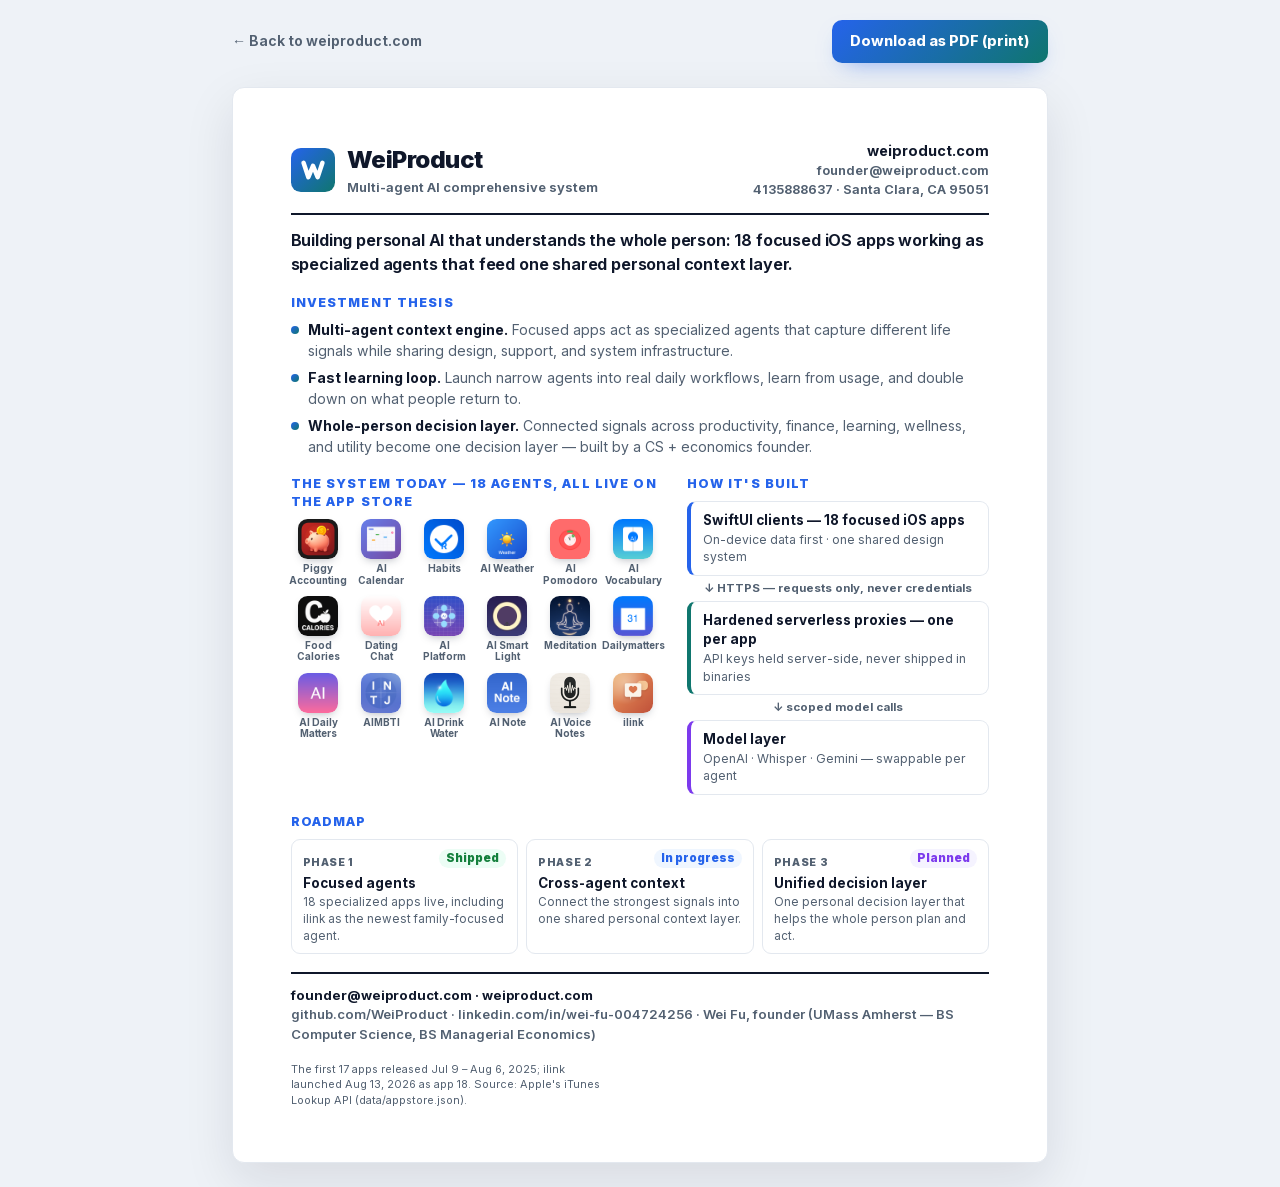
<file: onepager.html>
<!DOCTYPE html>
<html lang="en">
<head>
    <meta charset="UTF-8">
    <meta name="viewport" content="width=device-width, initial-scale=1.0">
    <meta name="robots" content="noindex">
    <meta name="description" content="WeiProduct investor one-pager: a founder-led multi-agent AI system of 18 focused iOS apps feeding one personal context layer.">
    <title>WeiProduct — Investor One-Pager</title>
    <link rel="icon" href="assets/brand/favicon.svg" type="image/svg+xml">
    <link rel="icon" href="assets/brand/favicon-32.png" sizes="32x32" type="image/png">
    <link rel="apple-touch-icon" href="assets/brand/apple-touch-icon.png" sizes="180x180">
    <link rel="stylesheet" href="css/fonts.css?v=20260716-r2">
    <style>
        /* Print-first one-pager. Forced light — ignores OS dark mode by design. */
        :root {
            color-scheme: only light;
            --ink: #0f172a;
            --muted: #526071;
            --line: #e3e8ef;
            --blue: #2563eb;
            --teal: #0f766e;
            --violet: #7c3aed;
        }

        * { box-sizing: border-box; margin: 0; padding: 0; }

        html { background: #eef2f7; }

        body {
            font-family: "Inter", -apple-system, BlinkMacSystemFont, "Segoe UI", Roboto, sans-serif;
            color: var(--ink);
            line-height: 1.45;
            -webkit-font-smoothing: antialiased;
        }

        .sheet {
            max-width: 8.5in;
            margin: 24px auto;
            background: #ffffff;
            border: 1px solid var(--line);
            border-radius: 12px;
            box-shadow: 0 18px 50px rgba(15, 23, 42, 0.10);
            padding: 0.55in 0.6in;
        }

        .print-bar {
            max-width: 8.5in;
            margin: 20px auto 0;
            display: flex;
            justify-content: space-between;
            align-items: center;
            gap: 16px;
        }

        .print-bar a { color: var(--muted); font-size: 0.88rem; text-decoration: none; font-weight: 650; }
        .print-bar a:hover { color: var(--blue); }

        .print-btn {
            display: inline-flex;
            align-items: center;
            gap: 8px;
            border: 0;
            border-radius: 10px;
            padding: 11px 18px;
            background: linear-gradient(135deg, var(--blue), var(--teal));
            color: #ffffff;
            font: inherit;
            font-size: 0.92rem;
            font-weight: 750;
            cursor: pointer;
            box-shadow: 0 10px 24px -12px rgba(37, 99, 235, 0.6);
        }

        .print-btn:hover { filter: brightness(1.06); }

        header.op-head {
            display: flex;
            align-items: center;
            justify-content: space-between;
            gap: 18px;
            padding-bottom: 14px;
            border-bottom: 2px solid var(--ink);
        }

        .op-brand { display: flex; align-items: center; gap: 12px; }
        .op-brand img { width: 44px; height: 44px; }
        .op-brand strong { font-size: 1.5rem; font-weight: 850; letter-spacing: -0.02em; }
        .op-brand span { display: block; color: var(--muted); font-size: 0.82rem; font-weight: 650; }
        .op-head-right { text-align: right; color: var(--muted); font-size: 0.8rem; font-weight: 650; }
        .op-head-right strong { display: block; color: var(--ink); font-size: 0.9rem; }

        h2 {
            margin: 18px 0 8px;
            font-size: 0.78rem;
            font-weight: 850;
            letter-spacing: 0.09em;
            text-transform: uppercase;
            color: var(--blue);
        }

        .op-lede { margin-top: 14px; font-size: 1.02rem; font-weight: 650; letter-spacing: -0.01em; }

        .thesis-bullets { list-style: none; display: grid; gap: 7px; }
        .thesis-bullets li { display: flex; gap: 9px; font-size: 0.88rem; color: var(--muted); }
        .thesis-bullets li::before { content: ""; flex: 0 0 auto; width: 8px; height: 8px; margin-top: 6px; border-radius: 50%; background: linear-gradient(135deg, var(--blue), var(--teal)); }
        .thesis-bullets strong { color: var(--ink); }

        .op-cols { display: grid; grid-template-columns: 1.1fr 0.9fr; gap: 26px; align-items: start; }

        .mini-diagram { list-style: none; display: grid; gap: 6px; }
        .mini-tier {
            border: 1px solid var(--line);
            border-left: 4px solid var(--tier, var(--blue));
            border-radius: 9px;
            padding: 9px 12px;
        }
        .mini-tier strong { display: block; font-size: 0.85rem; }
        .mini-tier span { display: block; color: var(--muted); font-size: 0.76rem; }
        .mini-arrow { text-align: center; color: var(--muted); font-size: 0.72rem; font-weight: 700; line-height: 1.1; }

        .apps-grid {
            display: grid;
            grid-template-columns: repeat(6, minmax(0, 1fr));
            gap: 10px 8px;
            margin-top: 4px;
        }
        .apps-grid figure { display: flex; flex-direction: column; align-items: center; gap: 4px; text-align: center; }
        .apps-grid img { width: 40px; height: 40px; border-radius: 24%; box-shadow: 0 4px 10px -4px rgba(15, 23, 42, 0.35); }
        .apps-grid figcaption { font-size: 0.62rem; font-weight: 700; color: var(--muted); line-height: 1.15; }

        .roadmap-row { display: grid; grid-template-columns: repeat(3, 1fr); gap: 8px; }
        .roadmap-cell { border: 1px solid var(--line); border-radius: 9px; padding: 9px 11px; }
        .roadmap-cell em { display: inline-block; font-style: normal; font-size: 0.66rem; font-weight: 850; letter-spacing: 0.06em; text-transform: uppercase; color: var(--muted); }
        .roadmap-cell strong { display: block; margin-top: 2px; font-size: 0.84rem; }
        .roadmap-cell span { display: block; color: var(--muted); font-size: 0.73rem; }
        .status { float: right; font-size: 0.62rem; font-weight: 850; border-radius: 999px; padding: 1px 7px; }
        .status.shipped { color: #15803d; background: #ecfdf5; }
        .status.progress { color: var(--blue); background: #eff6ff; }
        .status.planned { color: var(--violet); background: #f5f3ff; }

        footer.op-foot {
            margin-top: 18px;
            padding-top: 12px;
            border-top: 2px solid var(--ink);
            display: flex;
            justify-content: space-between;
            gap: 18px;
            flex-wrap: wrap;
        }
        .op-contact { font-size: 0.82rem; font-weight: 700; }
        .op-contact a { color: var(--ink); text-decoration: none; }
        .op-contact span { color: var(--muted); font-weight: 600; }
        .op-source { color: var(--muted); font-size: 0.68rem; max-width: 3.4in; }

        @media (max-width: 700px) {
            .sheet { margin: 12px; padding: 22px 18px; }
            .op-cols { grid-template-columns: 1fr; }
            .apps-grid { grid-template-columns: repeat(4, minmax(0, 1fr)); }
            .roadmap-row { grid-template-columns: 1fr; }
            header.op-head { flex-direction: column; align-items: flex-start; }
            .op-head-right { text-align: left; }
        }

        @page { size: Letter; margin: 0.4in; }

        @media print {
            html, body { background: #ffffff; }
            .print-bar { display: none; }
            .sheet {
                max-width: none;
                margin: 0;
                padding: 0;
                border: 0;
                border-radius: 0;
                box-shadow: none;
            }
            a { text-decoration: none; }
        }
    </style>
</head>
<body>
    <div class="print-bar">
        <a href="index.html">&larr; Back to weiproduct.com</a>
        <button class="print-btn" type="button" onclick="window.print()">Download as PDF (print)</button>
    </div>

    <div class="sheet">
        <header class="op-head">
            <div class="op-brand">
                <img src="assets/brand/favicon.svg" alt="WeiProduct logo">
                <div>
                    <strong>WeiProduct</strong>
                    <span>Multi-agent AI comprehensive system</span>
                </div>
            </div>
            <div class="op-head-right">
                <strong>weiproduct.com</strong>
                founder@weiproduct.com<br>
                4135888637 · Santa Clara, CA 95051
            </div>
        </header>

        <p class="op-lede">Building personal AI that understands the whole person: 18 focused iOS apps working as specialized agents that feed one shared personal context layer.</p>

        <h2>Investment thesis</h2>
        <ul class="thesis-bullets">
            <li><span><strong>Multi-agent context engine.</strong> Focused apps act as specialized agents that capture different life signals while sharing design, support, and system infrastructure.</span></li>
            <li><span><strong>Fast learning loop.</strong> Launch narrow agents into real daily workflows, learn from usage, and double down on what people return to.</span></li>
            <li><span><strong>Whole-person decision layer.</strong> Connected signals across productivity, finance, learning, wellness, and utility become one decision layer — built by a CS + economics founder.</span></li>
        </ul>

        <div class="op-cols">
            <div>
                <h2>The system today — 18 agents, all live on the App Store</h2>
                <div class="apps-grid">
                    <figure><img src="assets/icons/piggyfinance.png" alt=""><figcaption>Piggy Accounting</figcaption></figure>
                    <figure><img src="assets/icons/ai-calendar.png" alt=""><figcaption>AI Calendar</figcaption></figure>
                    <figure><img src="assets/icons/weirabits.png" alt=""><figcaption>Habits</figcaption></figure>
                    <figure><img src="assets/icons/weatherspro.png" alt=""><figcaption>AI Weather</figcaption></figure>
                    <figure><img src="assets/icons/ai-tomato-clock.png" alt=""><figcaption>AI Pomodoro</figcaption></figure>
                    <figure><img src="assets/icons/ai-vocabulary.png" alt=""><figcaption>AI Vocabulary</figcaption></figure>
                    <figure><img src="assets/icons/ai-calories.png" alt=""><figcaption>Food Calories</figcaption></figure>
                    <figure><img src="assets/icons/ai-helper.png" alt=""><figcaption>Dating Chat</figcaption></figure>
                    <figure><img src="assets/icons/ai-platform.png" alt=""><figcaption>AI Platform</figcaption></figure>
                    <figure><img src="assets/icons/smart-light-master.png" alt=""><figcaption>AI Smart Light</figcaption></figure>
                    <figure><img src="assets/icons/ai-meditation.png" alt=""><figcaption>Meditation</figcaption></figure>
                    <figure><img src="assets/icons/dailymatters.png" alt=""><figcaption>Dailymatters</figcaption></figure>
                    <figure><img src="assets/icons/aidailymatters.png" alt=""><figcaption>AI Daily Matters</figcaption></figure>
                    <figure><img src="assets/icons/aimbti.png" alt=""><figcaption>AIMBTI</figcaption></figure>
                    <figure><img src="assets/icons/aidrinkwater.png" alt=""><figcaption>AI Drink Water</figcaption></figure>
                    <figure><img src="assets/icons/ainote.png" alt=""><figcaption>AI Note</figcaption></figure>
                    <figure><img src="assets/icons/ai-voice-notes.png" alt=""><figcaption>AI Voice Notes</figcaption></figure>
                    <figure><img src="assets/icons/ilink.png" alt=""><figcaption>ilink</figcaption></figure>
                </div>
            </div>
            <div>
                <h2>How it's built</h2>
                <ul class="mini-diagram">
                    <li class="mini-tier" style="--tier:#2563eb"><strong>SwiftUI clients — 18 focused iOS apps</strong><span>On-device data first · one shared design system</span></li>
                    <li class="mini-arrow" aria-hidden="true">&darr; HTTPS — requests only, never credentials</li>
                    <li class="mini-tier" style="--tier:#0f766e"><strong>Hardened serverless proxies — one per app</strong><span>API keys held server-side, never shipped in binaries</span></li>
                    <li class="mini-arrow" aria-hidden="true">&darr; scoped model calls</li>
                    <li class="mini-tier" style="--tier:#7c3aed"><strong>Model layer</strong><span>OpenAI · Whisper · Gemini — swappable per agent</span></li>
                </ul>
            </div>
        </div>

        <h2>Roadmap</h2>
        <div class="roadmap-row">
            <div class="roadmap-cell">
                <span class="status shipped">Shipped</span>
                <em>Phase 1</em>
                <strong>Focused agents</strong>
                <span>18 specialized apps live, including ilink as the newest family-focused agent.</span>
            </div>
            <div class="roadmap-cell">
                <span class="status progress">In progress</span>
                <em>Phase 2</em>
                <strong>Cross-agent context</strong>
                <span>Connect the strongest signals into one shared personal context layer.</span>
            </div>
            <div class="roadmap-cell">
                <span class="status planned">Planned</span>
                <em>Phase 3</em>
                <strong>Unified decision layer</strong>
                <span>One personal decision layer that helps the whole person plan and act.</span>
            </div>
        </div>

        <footer class="op-foot">
            <div class="op-contact">
                <a href="mailto:founder@weiproduct.com">founder@weiproduct.com</a> · <a href="https://weiproduct.com/">weiproduct.com</a><br>
                <span>github.com/WeiProduct · linkedin.com/in/wei-fu-004724256 · Wei Fu, founder (UMass Amherst — BS Computer Science, BS Managerial Economics)</span>
            </div>
            <p class="op-source">The first 17 apps released Jul 9 – Aug 6, 2025; ilink launched Aug 13, 2026 as app 18. Source: Apple's iTunes Lookup API (data/appstore.json).</p>
        </footer>
    </div>
</body>
</html>
</file>
<file: css/fonts.css>
/* ADDED (round 2): self-hosted Inter variable font (woff2, latin + latin-ext)
   Downloaded from Google Fonts (fonts.gstatic.com, Inter v20, OFL license).
   Replaces the render-blocking Google Fonts request; the old <link> is kept
   as a fallback comment in index.html. */

@font-face {
    font-family: "Inter";
    font-style: normal;
    font-weight: 100 900;
    font-display: swap;
    src: url("../assets/fonts/inter-var-latin.woff2") format("woff2");
    unicode-range: U+0000-00FF, U+0131, U+0152-0153, U+02BB-02BC, U+02C6, U+02DA, U+02DC, U+0304, U+0308, U+0329, U+2000-206F, U+20AC, U+2122, U+2191, U+2193, U+2212, U+2215, U+FEFF, U+FFFD;
}

@font-face {
    font-family: "Inter";
    font-style: normal;
    font-weight: 100 900;
    font-display: swap;
    src: url("../assets/fonts/inter-var-latin-ext.woff2") format("woff2");
    unicode-range: U+0100-02BA, U+02BD-02C5, U+02C7-02CC, U+02CE-02D7, U+02DD-02FF, U+0304, U+0308, U+0329, U+1D00-1DBF, U+1E00-1E9F, U+1EF2-1EFF, U+2020, U+20A0-20AB, U+20AD-20C0, U+2113, U+2C60-2C7F, U+A720-A7FF;
}
</file>
